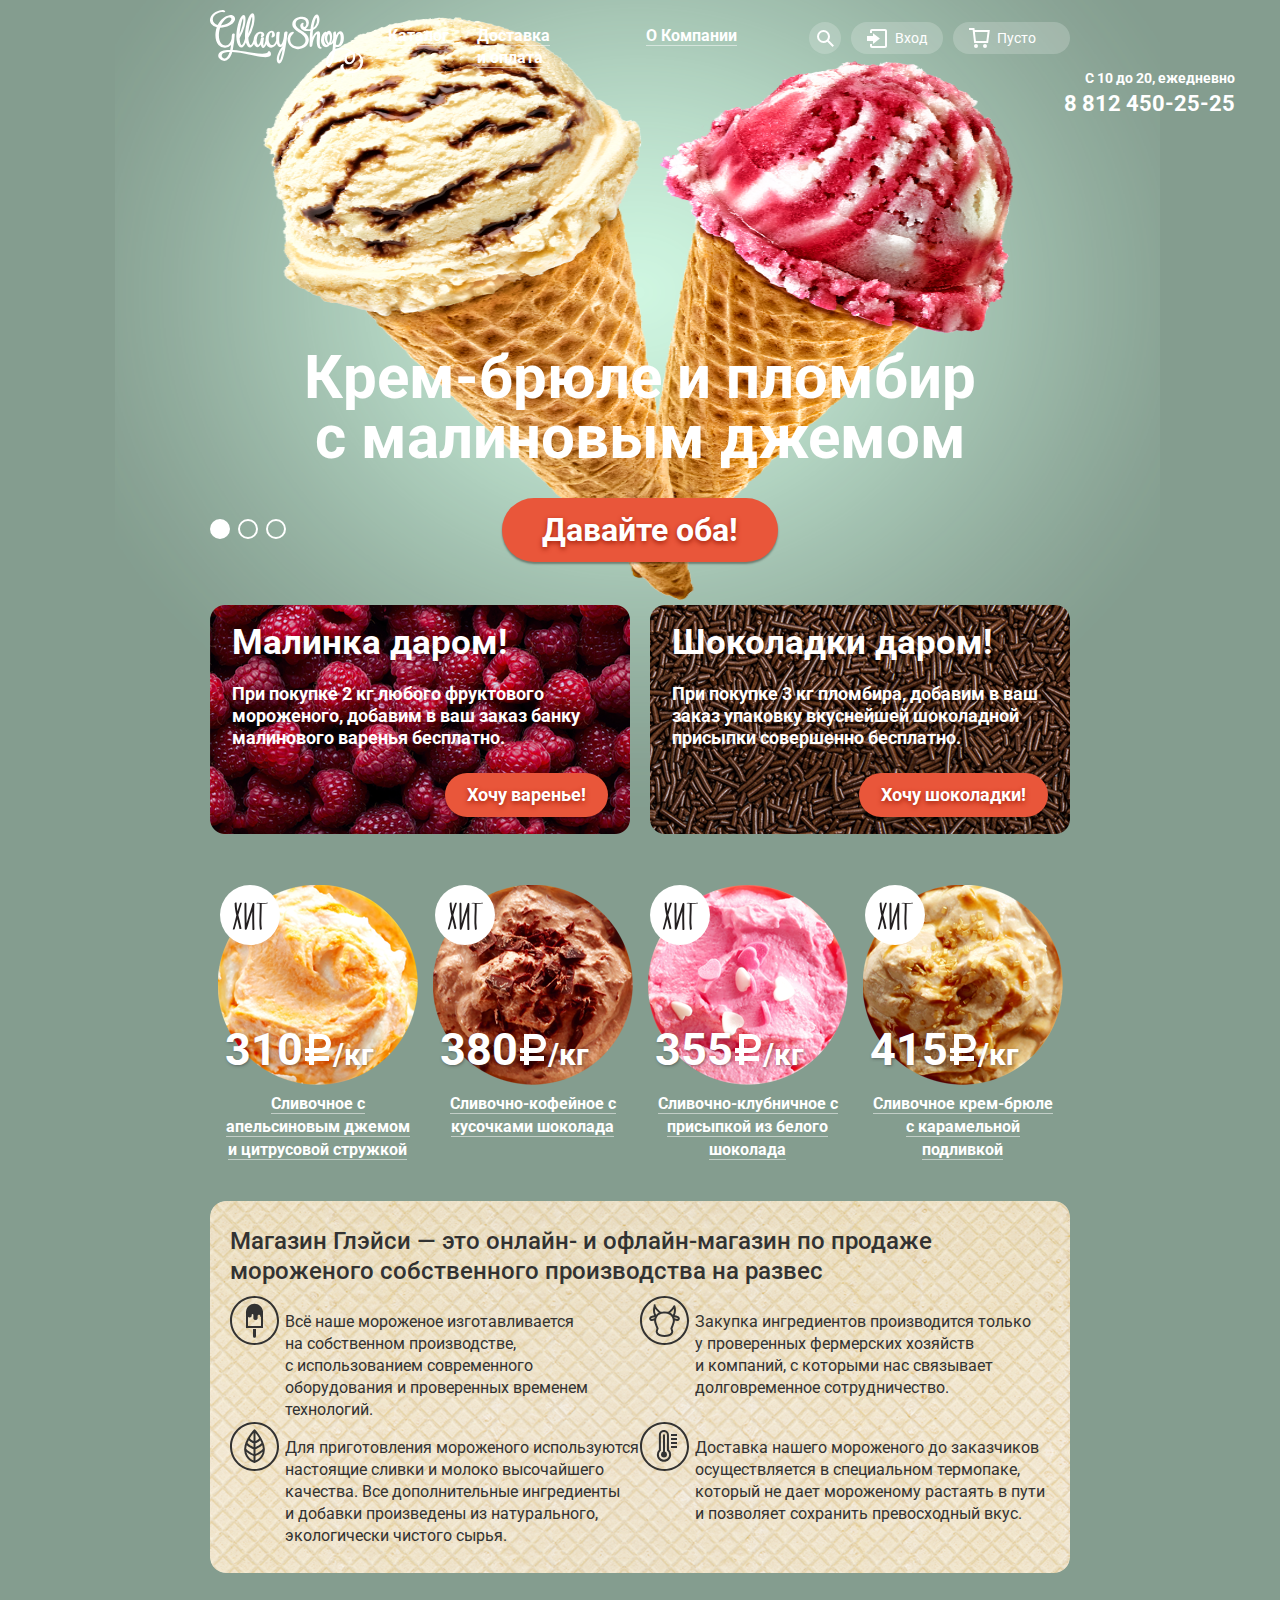
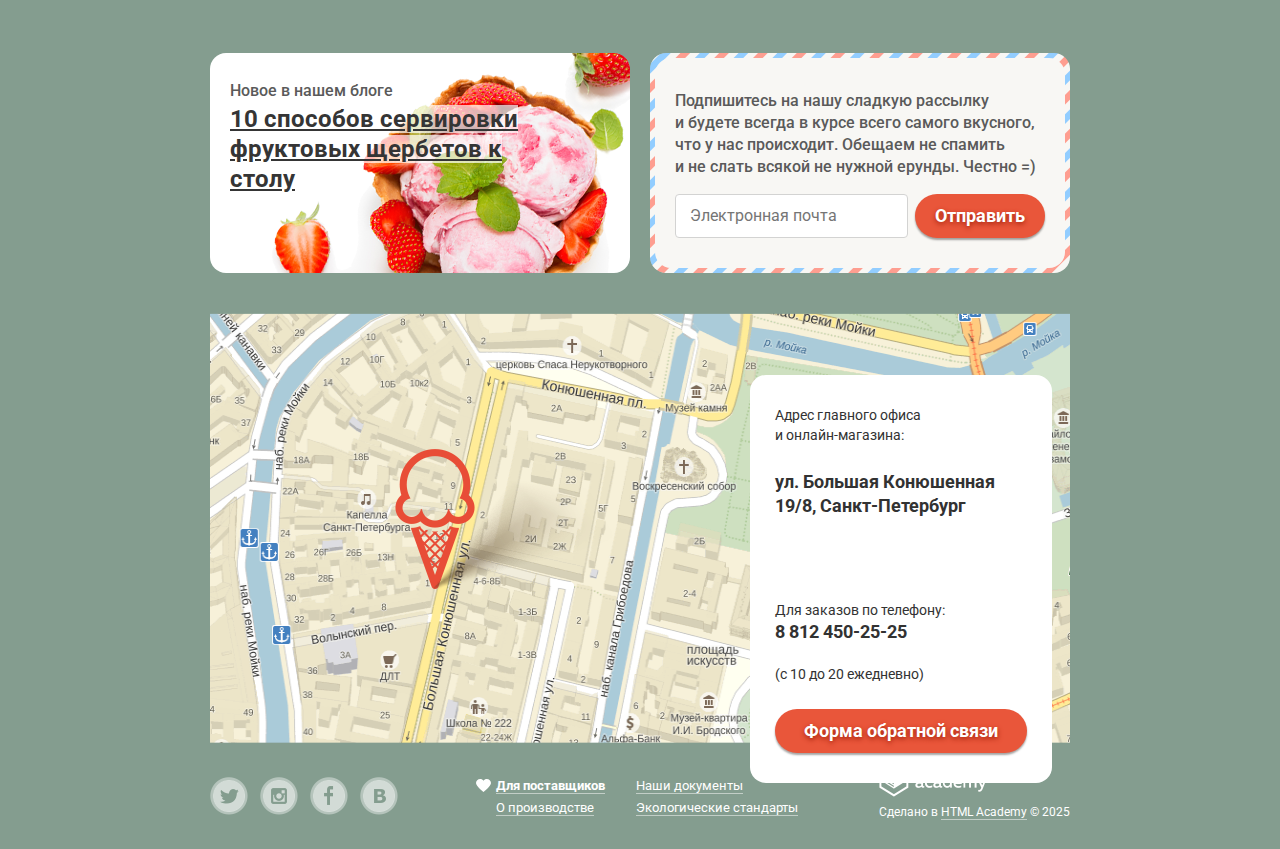
<file: index.html>
<!DOCTYPE html>
<html lang="ru">
  <head>
    <meta charset="utf-8" />
    <title>Онлайн-магазин мороженого Глэйси</title>
    <link rel="preconnect" href="https://fonts.googleapis.com" />
    <link rel="preconnect" href="https://fonts.gstatic.com" crossorigin />
    <link
      href="https://fonts.googleapis.com/css2?family=Roboto:ital,wght@0,100..900;1,100..900&display=swap"
      rel="stylesheet"
    />
    <link href="css/normalize.css" rel="stylesheet" />
    <link href="css/style.css" rel="stylesheet" />
  </head>
  <body>
    <div class="wrapper">
        <header class="header">
          <nav class="header__navigation">
            <a class="logo" href="index.html">
              <img
                src="/img/section-1/logo.svg"
                width="154"
                height="64"
                alt="Логотип онлайн-магазина мороженого Глэйси"
              />
            </a>
            <ul class="header__list">
              <li class="header__item">
                <a class="header__link" href="/catalog.html">
                  <span class="underline">Каталог</span></a
                >
                <ul class="category">
                  <li class="category__item category__item--sign">
                    <b class="category__title category__title--underlining"
                      >Новинки</b
                    >
                  </li>
                  <li class="category__item">
                    <a class="category__link" href="#">Сливочное</a>
                  </li>
                  <li class="category__item">
                    <a class="category__link" href="#">Щербеты</a>
                  </li>
                  <li class="category__item">
                    <a class="category__link" href="#">Фруктовый лёд</a>
                  </li>
                  <li class="category__item">
                    <a class="category__link" href="#">Мелорин</a>
                  </li>
                </ul>
              </li>
              <li class="header__item">
                <a class="header__link" href="#">
                  <span class="underline">Доставка и&nbsp;оплата</span></a
                >
              </li>
              <li class="header__item">
                <a class="header__link" href="#"
                  ><span class="underline">О&nbsp;Компании</span></a
                >
              </li>
            </ul>
            <ul class="user">
              <li class="user__item">
                <a class="user__link user__link--search" href="#"></a>
                <form
                  class="search-form"
                  action="https://echo.htmlacademy.ru/"
                  method="POST"
                >
                  <label class="visually-hidden" for="search-input"
                    >Поиск по&nbsp;сайту</label
                  >
                  <input
                    id="search-input"
                    class="search-form__input"
                    type="search"
                    placeholder="Что ищем?"
                  />
                </form>
              </li>
              <li class="user__item">
                <a class="user__link user__link--login" href="#">Вход</a>
                <form
                  class="login-form"
                  action="https://echo.htmlacademy.ru/"
                  method="POST"
                >
                  <div class="login-form__form-wrapper">
                    <label class="visually-hidden" for="login-email"
                      >Электронная почта</label
                    >
                    <input
                      id="login-email"
                      class="login-form__input login-form__input--email"
                      type="email"
                      placeholder="Электронная почта"
                    />
                    <label class="visually-hidden" for="login-pass">Пароль</label>
                    <input
                      class="login-form__input login-form__input--pass"
                      id="login-pass"
                      type="password"
                      placeholder="Пароль"
                    />
                    <div class="login-form__wrapper">
                      <button class="button button--login-form" type="button">
                        Войти
                      </button>
                      <div class="login-form__link-wrapper">
                        <a class="login-form__link" href="#">
                          <span class="underline">Забыли пароль?</span>
                        </a>
                        <a class="login-form__link" href="#">
                          <span class="underline">Новая регистрация</span>
                        </a>
                      </div>
                    </div>
                  </div>
                </form>
              </li>
              <li class="user__item">
                <a class="user__link user__link--basket" href="#">Пусто</a>
              </li>
            </ul>
          </nav>
          <div class="container">
            <p class="container__info">С&nbsp;10&nbsp;до&nbsp;20, ежедневно</p>
            <a class="container__phone" href="tel:88124502525">8 812 450-25-25</a>
          </div>
        </header>
        <main class="main">
          <h1 class="visually-hidden">Магазин мороженого &laquo;Gllacy&raquo;</h1>
          <section class="slider">
            <h2 class="visually-hidden">Слайдер</h2>
            <ul class="slider__list">
              <li class="slider__item slider__item--active">
                <img
                  class="slider__image"
                  src="/img/section-2/slider-item1.png"
                  width="1045"
                  height="881"
                  alt="Два рожка с мороженным"
                />
                <p class="slider__description">
                  Крем-брюле и&nbsp;пломбир с&nbsp;малиновым джемом
                </p>
                <a class="button button--slider" href="#">Давайте оба!</a>
              </li>
              <li class="slider__item">
                <img
                  class="slider__image"
                  src="/img/section-2/slider-item2.png"
                  width="1065"
                  height="859"
                  alt="Два рожка с мороженным"
                />
                <p class="slider__description">
                  Шоколадный пломбир и&nbsp;лимонный сорбет
                </p>
                <a class="button button--slider" href="#">Давайте оба!</a>
              </li>
              <li class="slider__item">
                <img
                  class="slider__image"
                  src="/img/section-2/slider-item3.png"
                  width="1079"
                  height="854"
                  alt="Два рожка с мороженным"
                />
                <p class="slider__description">
                  Пломбир с&nbsp;помадкой и&nbsp;клубничный щербет
                </p>
                <a class="button button--slider" href="#">Давайте оба!</a>
              </li>
            </ul>
            <ul class="slider__buttons">
              <li class="buttons__item">
                <button
                  class="buttons__link buttons__link--one buttons__link--active"
                ></button>
              </li>
              <li class="buttons__item">
                <button class="buttons__link buttons__link--two"></button>
              </li>
              <li class="buttons__item">
                <button class="buttons__link buttons__link--three"></button>
              </li>
            </ul>
          </section>
          <section class="offer">
            <h2 class="visually-hidden">Наши выгодные предложения</h2>
            <div class="offer__item offer__item--raspberry">
              <h3 class="offer__title">Малинка даром!</h3>
              <p class="offer__description">
                При покупке 2&nbsp;кг любого фруктового мороженого, добавим
                в&nbsp;ваш заказ банку малинового варенья бесплатно.
              </p>
              <a class="button button--offer">Хочу варенье!</a>
            </div>
            <div class="offer__item offer__item--chocolate">
              <h3 class="offer__title">Шоколадки даром!</h3>
              <p class="offer__description">
                При покупке 3&nbsp;кг пломбира, добавим в&nbsp;ваш заказ упаковку
                вкуснейшей шоколадной присыпки совершенно бесплатно.
              </p>
              <a class="button button--offer">Хочу шоколадки!</a>
            </div>
          </section>
          <section class="product">
            <h2 class="visually-hidden">Наши товары</h2>
            <ul class="product__list">
              <li class="product__item product__item--hit">
                <img
                  class="product__image"
                  src="./img/section-4/ice-cream1.png"
                  width="200"
                  height="200"
                  alt="Сливочное с апельсиновым джемом мороженое"
                />
                <p class="product__price">
                  310
                  <span class="product__currency">Р</span>
                  <span class="product__weight">/кг</span>
                </p>
                <h3 class="product__description">
                  <a class="product__text" href="#">
                    <span class="underline"
                      >Сливочное с<br />
                      апельсиновым джемом и&nbsp;цитрусовой стружкой</span
                    >
                  </a>
                </h3>
                <div class="product__hover">
                  <button class="button button--product">Быстрый просмотр</button>
                </div>
              </li>
              <li class="product__item product__item--hit">
                <img
                  class="product__image"
                  src="./img/section-4/ice-cream2.png"
                  width="200"
                  height="200"
                  alt="Сливочно-кофейное мороженое"
                />
                <p class="product__price">
                  380
                  <span class="product__currency">Р</span>
                  <span class="product__weight">/кг</span>
                </p>
                <h3 class="product__description">
                  <a class="product__text" href="#">
                    <span class="underline"
                      >Сливочно-кофейное с<br />
                      кусочками шоколада</span
                    >
                  </a>
                </h3>
                <div class="product__hover">
                  <button class="button button--product">Быстрый просмотр</button>
                </div>
              </li>
              <li class="product__item product__item--hit">
                <img
                  class="product__image"
                  src="./img/section-4/ice-cream3.png"
                  width="200"
                  height="200"
                  alt="Сливочно-клубничное мороженое"
                />
                <p class="product__price">
                  355
                  <span class="product__currency">Р</span>
                  <span class="product__weight">/кг</span>
                </p>
                <h3 class="product__description">
                  <a class="product__text" href="#">
                    <span class="underline"
                      >Сливочно-клубничное с<br />
                      присыпкой из&nbsp;белого шоколада</span
                    >
                  </a>
                </h3>
                <div class="product__hover">
                  <button class="button button--product">Быстрый просмотр</button>
                </div>
              </li>
              <li class="product__item product__item--hit">
                <img
                  class="product__image"
                  src="./img/section-4/ice-cream4.png"
                  width="200"
                  height="200"
                  alt="Сливочное крем-брюле мороженое"
                />
                <p class="product__price">
                  415
                  <span class="product__currency">Р</span>
                  <span class="product__weight">/кг</span>
                </p>
                <h3 class="product__description">
                  <a class="product__text" href="#">
                    <span class="underline"
                      >Сливочное крем-брюле с&nbsp;карамельной<br />
                      подливкой</span
                    >
                  </a>
                </h3>
                <div class="product__hover">
                  <button class="button button--product">Быстрый просмотр</button>
                </div>
              </li>
            </ul>
          </section>
          <section class="main-description">
            <h2 class="visually-hidden">Наши приемущества</h2>
            <div class="description">
              <p class="main-description__title">
                Магазин Глэйси&nbsp;&mdash; это онлайн- и&nbsp;офлайн-магазин
                по&nbsp;продаже мороженого собственного производства
                на&nbsp;развес
              </p>
              <ul class="main-description__list">
                <li class="main-description__item main-description__item--ice">
                  Всё наше мороженое изготавливается на&nbsp;собственном
                  производстве, с&nbsp;использованием современного оборудования
                  и&nbsp;проверенных временем технологий.
                </li>
                <li class="main-description__item main-description__item--cow">
                  Закупка ингредиентов производится только у&nbsp;проверенных
                  фермерских хозяйств и&nbsp;компаний, с&nbsp;которыми нас
                  связывает долговременное сотрудничество.
                </li>
                <li class="main-description__item main-description__item--eco">
                  Для приготовления мороженого используются настоящие сливки
                  и&nbsp;молоко высочайшего качества. Все дополнительные
                  ингредиенты и&nbsp;добавки произведены из&nbsp;натурального,
                  экологически чистого сырья.
                </li>
                <li class="main-description__item main-description__item--thermo">
                  Доставка нашего мороженого до&nbsp;заказчиков осуществляется
                  в&nbsp;специальном термопаке, который не&nbsp;дает мороженому
                  растаять в&nbsp;пути и&nbsp;позволяет сохранить превосходный
                  вкус.
                </li>
              </ul>
            </div>
          </section>
          <section class="blog">
            <div class="blog__item blog__item--news">
              <h2 class="visually-hidden">Информация о&nbsp;блоге</h2>
              <h3 class="blog__title--news">Новое в&nbsp;нашем блоге</h3>
              <a class="blog__link--news" href="#"
                >10&nbsp;способов сервировки фруктовых щербетов к столу</a
              >
            </div>
            <div class="blog__item blog__item--mailing">
              <div class="blog__item--mailing-wrapper">
                <h2 class="visually-hidden">Подписка на&nbsp;рассылку</h2>
                <p class="blog__title--mailing">
                  Подпишитесь на&nbsp;нашу сладкую рассылку и&nbsp;будете всегда
                  в&nbsp;курсе всего самого вкусного, что у&nbsp;нас происходит.
                  Обещаем не&nbsp;спамить и&nbsp;не&nbsp;слать всякой
                  не&nbsp;нужной ерунды. Честно =)
                </p>
                <form
                  class="blog__form--mailing"
                  action="https://echo.htmlacademy.ru/"
                  method="post"
                >
                  <label class="visually-hidden" for="input-mailing"
                    >Электронная почта</label
                  >
                  <input
                    class="blog__input--mailing"
                    type="email"
                    placeholder="Электронная почта"
                    id="input-mailing"
                    />
                    <button class="button button--mailing" type="button">
                      Отправить
                    </button>
                  </form>
                </div>
              </div>
            </section>
            <section class="contacts">
              <h2 class="visually-hidden">Контактная информация</h2>
            <div class="contacts__container">
              <div class="contacts__info">
                <p class="contacts__description">
                  Адрес главного офиса<br />
                  и&nbsp;онлайн-магазина:
                  <p class="contacts__adress">
                    ул. Большая Конюшенная<br />
                    19/8, Санкт-Петербург
                  </p>
                </p>
                <p class="contacts__description">Для заказов по&nbsp;телефону:<br>
                  <b class="contacts__phone">8 812 450-25-25</b><br>
                  (с&nbsp;10&nbsp;до&nbsp;20&nbsp;ежедневно)               
                </p>
                <a class="button button--contacts">Форма обратной связи</a>
              </div>
            </div>
            <div class="contacts__map">
              <img class="contacts__map--image" src="/img/section-7/map.png" width="860" height="430" alt="ул. Большая Конюшенная 19/8, Санкт-Петербург">
              <iframe src="https://yandex.ru/map-widget/v1/?um=constructor%3A2731ca11f111ff0f24d0caf63af146cc7ce89ef5d7d93c9af0dcf293067c136e&amp;source=constructor" width="860" height="430" frameborder="0"></iframe>
            </div>
            <div class="contacts__map--marker">
              <img src="/img/section-7/map-marker.png" class="map-marker__image" width="218" height="142" alt="Метка на карте: ул. Большая Конюшенная 19/8, Санкт-Петербург">
            </div>
          </section>
          </main>
      </div>
      <footer class="footer">
        <ul class="footer-social__list">
          <li class="footer-social__item">
            <a class="footer-social__link footer-social__link--twitter" href="#">
              <span class="visually-hidden">Twitter</span>
            </a>
          </li>
          <li class="footer-social__item">
            <a class="footer-social__link footer-social__link--instagram" href="#">
              <span class="visually-hidden">Instagram</span>
            </a>
          </li>
          <li class="footer-social__item">
            <a class="footer-social__link footer-social__link--facebook" href="#">
              <span class="visually-hidden">Facebook</span>
            </a>
          </li>
          <li class="footer-social__item">
            <a class="footer-social__link footer-social__link--vkontakte" href="#">
              <span class="visually-hidden">ВКонтакте</span>
            </a>
          </li>
        </ul>
        <ul class="footer-content__list">
          <li class="footer-content__item footer-content__item--heart">
            <a class="footer-content__link footer-content__link--heart" href="#">Для поставщиков</a>
          </li>
          <li class="footer-content__item">
            <a class="footer-content__link" href="#">Наши документы</a>
          </li>
          <li class="footer-content__item">
            <a class="footer-content__link" href="#">О&nbsp;производстве</a>
          </li>
          <li class="footer-content__item">
            <a class="footer-content__link" href="#">Экологические стандарты</a>
          </li>
        </ul>
        <div class="footer-copyright">
          <a class="footer-copyright__link" href="https://htmlacademy.ru/">
            <img class="footer-copyright__image" src="/img/section-8/logo-htmlacademy-small.png" width="108" height="39" alt="HTML Academy">
          </a>
          <p class="footer-copyright__description">Сделано&nbsp;в <a class="footer-copyright__link--academy" href="#">HTML Academy</a> &copy; 2025</p>
        </div>
      </footer>
      <section class="feedback modal">
        <h2 class="feedback__title">Мы&nbsp;обязательно вам ответим!</h2>
        <form class="feedback__form" action="https://echo.htmlacademy.ru/" method="post">
          <label class="visually-hidden" for="feedback-name">Ваше имя</label>
          <input class="feedback__input--name" type="text" name="feedback-name" placeholder="Как вас зовут?" id="feedback-name">
          <label class="visually-hidden" for="feedback-email">Ваша почта</label>
          <input class="feedback__input--email" type="email" name="feedback-email" placeholder="Ваша почта для ответа?" id="feedback-email">
          <label class="visually-hidden" for="feedback-text">Текст письма</label>
          <textarea class="feedback__input--text" name="feedback-text" placeholder="Напишите что-нибудь..." id="feedback-text"></textarea>
          <button class="button button--feedback" type="submit">Отправить</button>
        </form>
        <button class="feedback__close" type="button">
          <span class="visually-hidden">Закрыть</span>
        </button>
      </section>
      <div class="blackout"></div>
  </body>
</html>
</file>
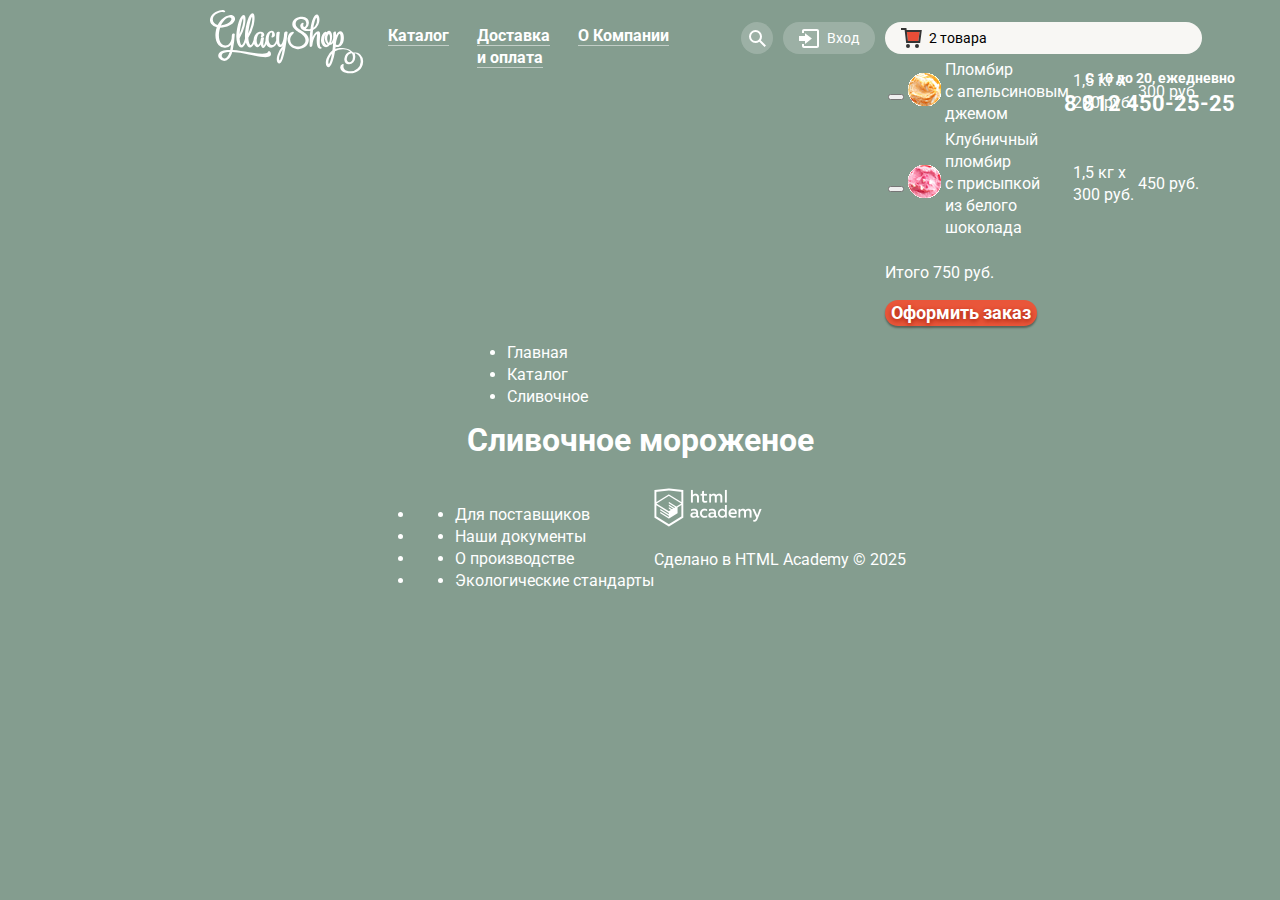
<file: catalog.html>
<!DOCTYPE html>
<html lang="ru">
  <head>
    <meta charset="utf-8" />
    <title>Онлайн-магазин мороженого Глэйси</title>
    <link rel="preconnect" href="https://fonts.googleapis.com" />
    <link rel="preconnect" href="https://fonts.gstatic.com" crossorigin />
    <link
      href="https://fonts.googleapis.com/css2?family=Roboto:ital,wght@0,100..900;1,100..900&display=swap"
      rel="stylesheet"
    />
    <link href="css/normalize.css" rel="stylesheet" />
    <link href="css/style.css" rel="stylesheet" />
  </head>
  <body>
    <div class="wrapper">
      <header class="header">
        <nav class="header__navigation">
          <a class="logo" href="index.html">
            <img
              src="/img/section-1/logo.svg"
              width="154"
              height="64"
              alt="Логотип онлайн-магазина мороженого Глэйси"
            />
          </a>
          <ul class="header__list">
            <li class="header__item">
              <a class="header__link header__link--active" href="/catalog.html">
                <span class="underline underline--active">Каталог</span></a
              >
              <ul class="category">
                <li class="category__item category__item--sign">
                  <b class="category__title category__title--underlining"
                    >Новинки</b
                  >
                </li>
                <li class="category__item">
                  <a class="category__link category__link--active" href="#"
                    >Сливочное</a
                  >
                </li>
                <li class="category__item">
                  <a class="category__link" href="#">Щербеты</a>
                </li>
                <li class="category__item">
                  <a class="category__link" href="#">Фруктовый лёд</a>
                </li>
                <li class="category__item">
                  <a class="category__link" href="#">Мелорин</a>
                </li>
              </ul>
            </li>
            <li class="header__item">
              <a class="header__link" href="#">
                <span class="underline">Доставка и&nbsp;оплата</span></a
              >
            </li>
            <li class="header__item">
              <a class="header__link" href="#"
                ><span class="underline">О&nbsp;Компании</span></a
              >
            </li>
          </ul>
          <ul class="user">
            <li class="user__item">
              <a class="user__link user__link--search" href="#"></a>
              <form
                class="search-form"
                action="https://echo.htmlacademy.ru/"
                method="POST"
              >
                <label class="visually-hidden" for="search-input"
                  >Поиск по&nbsp;сайту</label
                >
                <input
                  id="search-input"
                  class="search-form__input"
                  type="search"
                  placeholder="Что ищем?"
                />
              </form>
            </li>
            <li class="user__item">
              <a class="user__link user__link--login" href="#">Вход</a>
              <form
                class="login-form"
                action="https://echo.htmlacademy.ru/"
                method="POST"
              >
                <div class="login-form__form-wrapper">
                  <label class="visually-hidden" for="login-email"
                    >Электронная почта</label
                  >
                  <input
                    id="login-email"
                    class="login-form__input login-form__input--email"
                    type="email"
                    placeholder="Электронная почта"
                  />
                  <label class="visually-hidden" for="login-pass">Пароль</label>
                  <input
                    class="login-form__input login-form__input--pass"
                    id="login-pass"
                    type="password"
                    placeholder="Пароль"
                  />
                  <div class="login-form__wrapper">
                    <button class="button button--login-form" type="button">
                      Войти
                    </button>
                    <div class="login-form__link-wrapper">
                      <a class="login-form__link" href="#">
                        <span class="underline">Забыли пароль?</span>
                      </a>
                      <a class="login-form__link" href="#">
                        <span class="underline">Новая регистрация</span>
                      </a>
                    </div>
                  </div>
                </div>
              </form>
            </li>
            <li class="user__item">
              <a
                class="user__link user__link--basket user__link--basket-active"
                href="#"
                >2&nbsp;товара</a
              >
              <div class="cart-popup">
                <table class="cart-popup__table">
                  <caption class="visually-hidden">
                    Товары в&nbsp;корзине:
                  </caption>
                  <tbody>
                    <tr class="cart-popup__item">
                      <td class="cart-popup__item-col">
                        <button
                          class="cart-popup__item-col close-button"
                          type="button"
                          aria-label="удалить товар"
                        ></button>
                      </td>
                      <td
                        class="cart-popup__item-col cart-popup__item-col--image"
                      >
                        <img
                          src="./img/section-10/ice_cream1.gif"
                          width="33"
                          height="33"
                          alt="Фото пломбира с апельсиновым джемом"
                        />
                      </td>
                      <td
                        class="cart-popup__item-col cart-popup__item-col--name"
                      >
                        Пломбир с&nbsp;апельсиновым джемом
                      </td>
                      <td
                        class="cart-popup__item-col cart-popup__item-col--weight"
                      >
                        1,5&nbsp;кг x
                        <span>200&nbsp;руб.</span>
                      </td>
                      <td
                        class="cart-popup__item-col cart-popup__item-col--price"
                      >
                        300&nbsp;руб.
                      </td>
                    </tr>
                    <tr class="cart-popup__item">
                      <td class="cart-popup__item-col cart-popup__item-col">
                        <button
                          class="cart-popup__item-col close-button"
                          type="button"
                          aria-label="удалить товар"
                        ></button>
                      </td>
                      <td
                        class="cart-popup__item-col cart-popup__item-col--image"
                      >
                        <img
                          src="./img/section-10/ice_cream2.gif"
                          width="33"
                          height="33"
                          alt="Фото клубничного пломбира с присыпкой из белого шоколада"
                        />
                      </td>
                      <td
                        class="cart-popup__item-col cart-popup__item-col--name"
                      >
                        Клубничный пломбир с&nbsp;присыпкой из&nbsp;белого
                        шоколада
                      </td>
                      <td
                        class="cart-popup__item-col cart-popup__item-col--weight"
                      >
                        1,5&nbsp;кг x
                        <span>300&nbsp;руб.</span>
                      </td>
                      <td
                        class="cart-popup__item-col cart-popup__item-col--price"
                      >
                        450&nbsp;руб.
                      </td>
                    </tr>
                  </tbody>
                  <tfoot>
                    <tr class="cart-popup__item-col">
                      <td colspan="5"></td>
                    </tr>
                  </tfoot>
                </table>
                <div class="cart-popup__total">
                  <p class="cart-popup__total-price">Итого 750&nbsp;руб.</p>
                  <button class="button button--cart-popup">
                    Оформить заказ
                  </button>
                </div>
              </div>
            </li>
          </ul>
        </nav>
        <div class="container">
          <p class="container__info">С&nbsp;10&nbsp;до&nbsp;20, ежедневно</p>
          <a class="container__phone" href="tel:88124502525">8 812 450-25-25</a>
        </div>
      </header>
      <main class="main-catalog">
        <section class="catalog-breadcrumbs">
          <h2 class="visually-hidden">Навигация по сайту</h2>
          <ul class="catalog-breadcrumbs__list">
            <li class="catalog-breadcrumbs__item">
              <a class="catalog-breadcrumbs__button" href="./index.html"
                >Главная</a
              >
            </li>
            <li class="catalog-breadcrumbs__item">
              <a class="catalog-breadcrumbs__button">Каталог</a>
            </li>
            <li class="catalog-breadcrumbs__item">
              <a
                class="catalog-breadcrumbs__button catalog-breadcrumbs__button--active"
                >Сливочное</a
              >
            </li>
          </ul>
        </section>
        <h1 class="main-catalog__title">Сливочное мороженое</h1>
      </main>
      <footer class="footer">
        <ul class="social-list">
          <li class="social-list__item">
            <a class="social-list__link social-list__link--twitter" href="#">
              <span class="visually-hidden">Twitter</span>
            </a>
          </li>
          <li class="social-list__item">
            <a class="social-list__link social-list__link--instagram" href="#">
              <span class="visually-hidden">Instagram</span>
            </a>
          </li>
          <li class="social-list__item">
            <a class="social-list__link social-list__link--facebook" href="#">
              <span class="visually-hidden">Facebook</span>
            </a>
          </li>
          <li class="social-list__item">
            <a class="social-list__link social-list__link--vkontakte" href="#">
              <span class="visually-hidden">ВКонтакте</span>
            </a>
          </li>
        </ul>
        <ul class="content-list">
          <li class="content-list__item content-list__item--heart">
            <a class="content-list__link content-list__link--heart" href="#"
              >Для поставщиков</a
            >
          </li>
          <li class="content-list__item">
            <a class="content-list__link" href="#">Наши документы</a>
          </li>
          <li class="content-list__item">
            <a class="content-list__link" href="#">О&nbsp;производстве</a>
          </li>
          <li class="content-list__item">
            <a class="content-list__link" href="#">Экологические стандарты</a>
          </li>
        </ul>
        <div class="copyright">
          <a class="copyright__link" href="https://htmlacademy.ru/">
            <img
              class="copyright__image"
              src="/img/section-8/logo-htmlacademy-small.png"
              width="108"
              height="39"
              alt="HTML Academy"
            />
          </a>
          <p class="copyright__description">
            Сделано&nbsp;в
            <a class="copyright__link--academy" href="#">HTML Academy</a>
            &copy; 2025
          </p>
        </div>
      </footer>
    </div>
  </body>
</html>
</file>
<file: css/style.css>
/* css imprts */
@import url("./header/header.css");
@import url("./header/header-navigation.css");
@import url("./header/category.css");
@import url("./header/user.css");
@import url("./header/container.css");
@import url("./header/search-form.css");
@import url("./header/login-form.css");
@import url("./main/button.css");
@import url("./main/slider.css");
@import url("./main/offer.css");
@import url("./main/product.css");
@import url("./main/description.css");
@import url("./main/blog.css");
@import url("./main/contacts.css");
@import url("./footer/footer.css");
@import url("./footer/feedback.css");

*,
*::before,
*::after {
  box-sizing: border-box;
}

body {
  margin: 0;
  padding: 0;
  font-family: "Roboto", Arial, sans-serif;
  font-weight: 400;
  font-size: 16px;
  line-height: 22px;
  background-color: #849d8f;
}

a,
body {
  color: #ffffff;
}

a {
  text-decoration: none;
}

.underline {
  border-bottom: 1px solid rgba(256, 256, 256, 0.5);
}

.underline:hover {
  border-bottom: 1px solid rgba(256, 188, 158, 0.3);
}

.underline:active {
  border-bottom: none;
}

.visually-hidden {
  position: absolute;
  width: 1px;
  height: 1px;
  margin: -1px;
  border: 0;
  padding: 0;
  white-space: nowrap;
  clip-path: inset(100%);
  clip: rect(0 0 0 0);
  overflow: hidden;
}

.wrapper {
  margin: 0 auto;
  display: flex;
  flex-direction: column;
  align-items: center;
  max-width: 900px;
}

.main {
  margin: 0;
  gap: 40px;
  display: flex;
  flex-direction: column;
  width: 860px;
}
</file>
